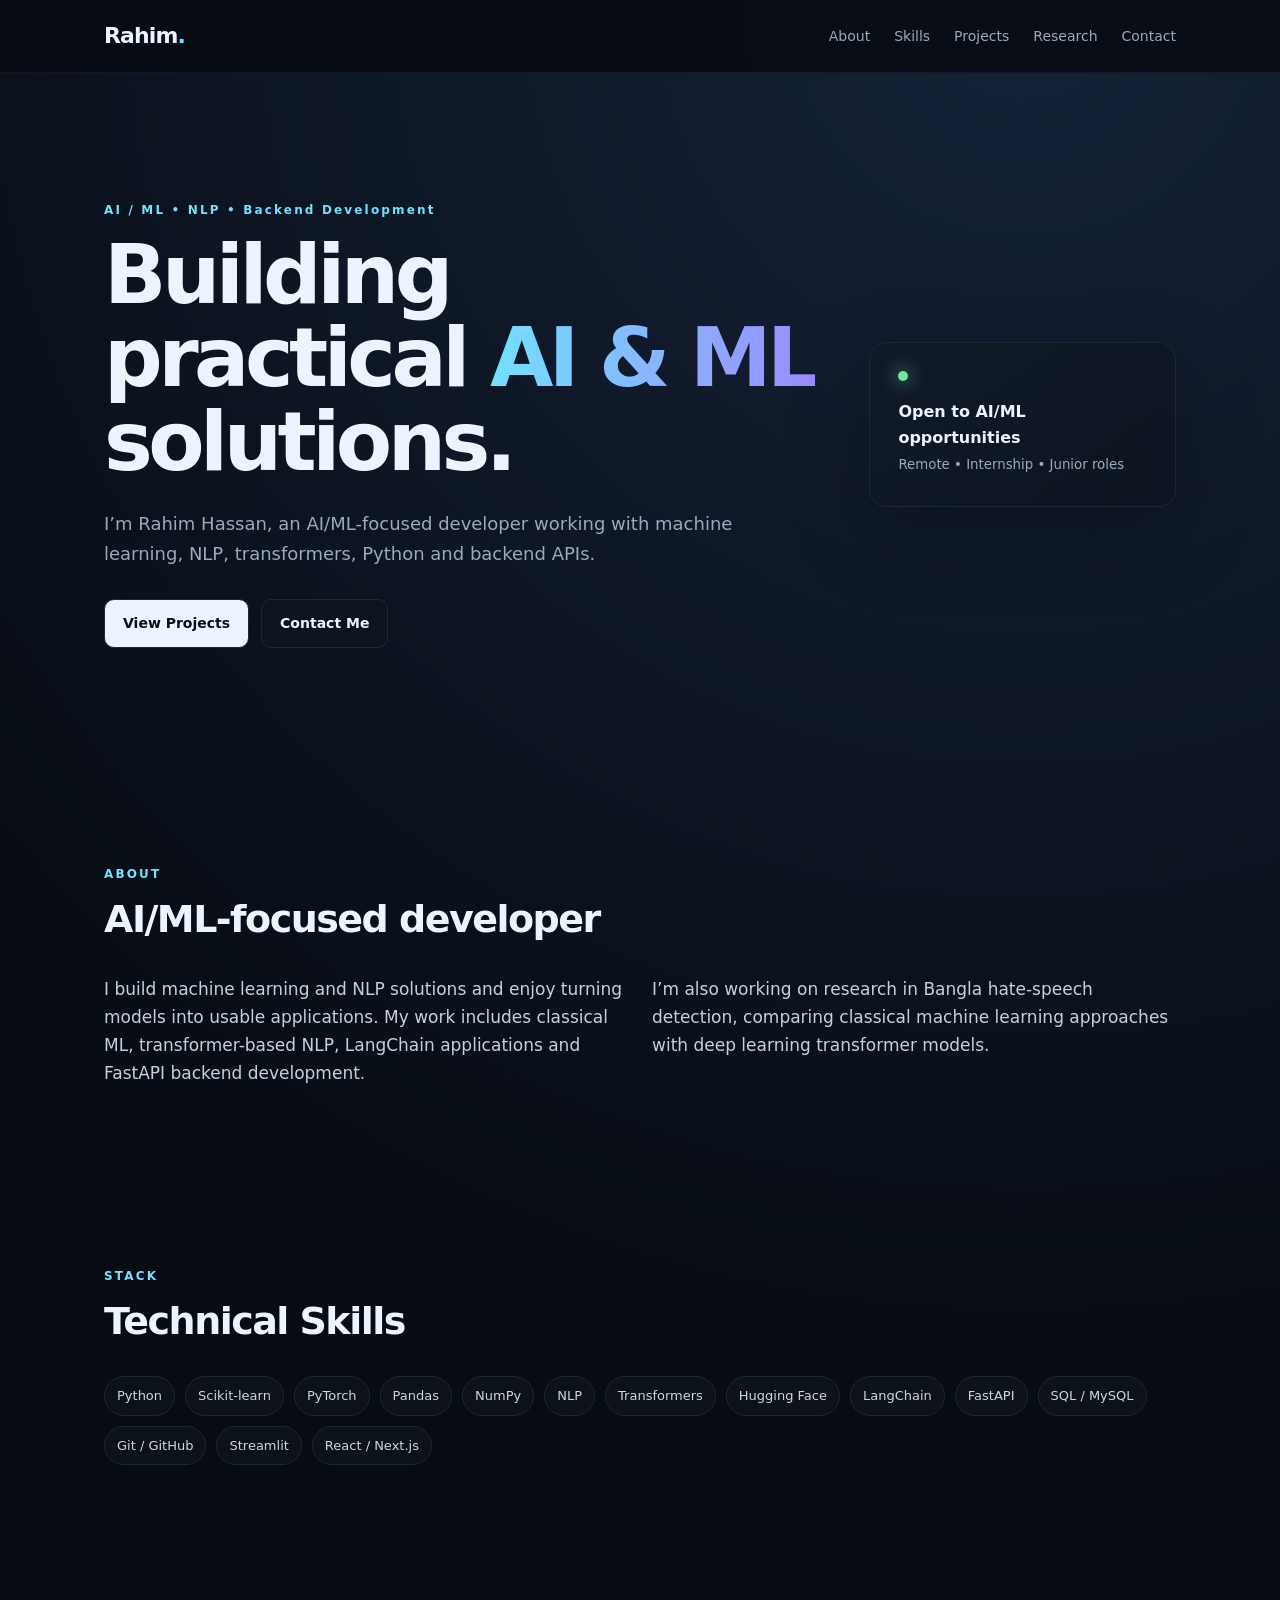
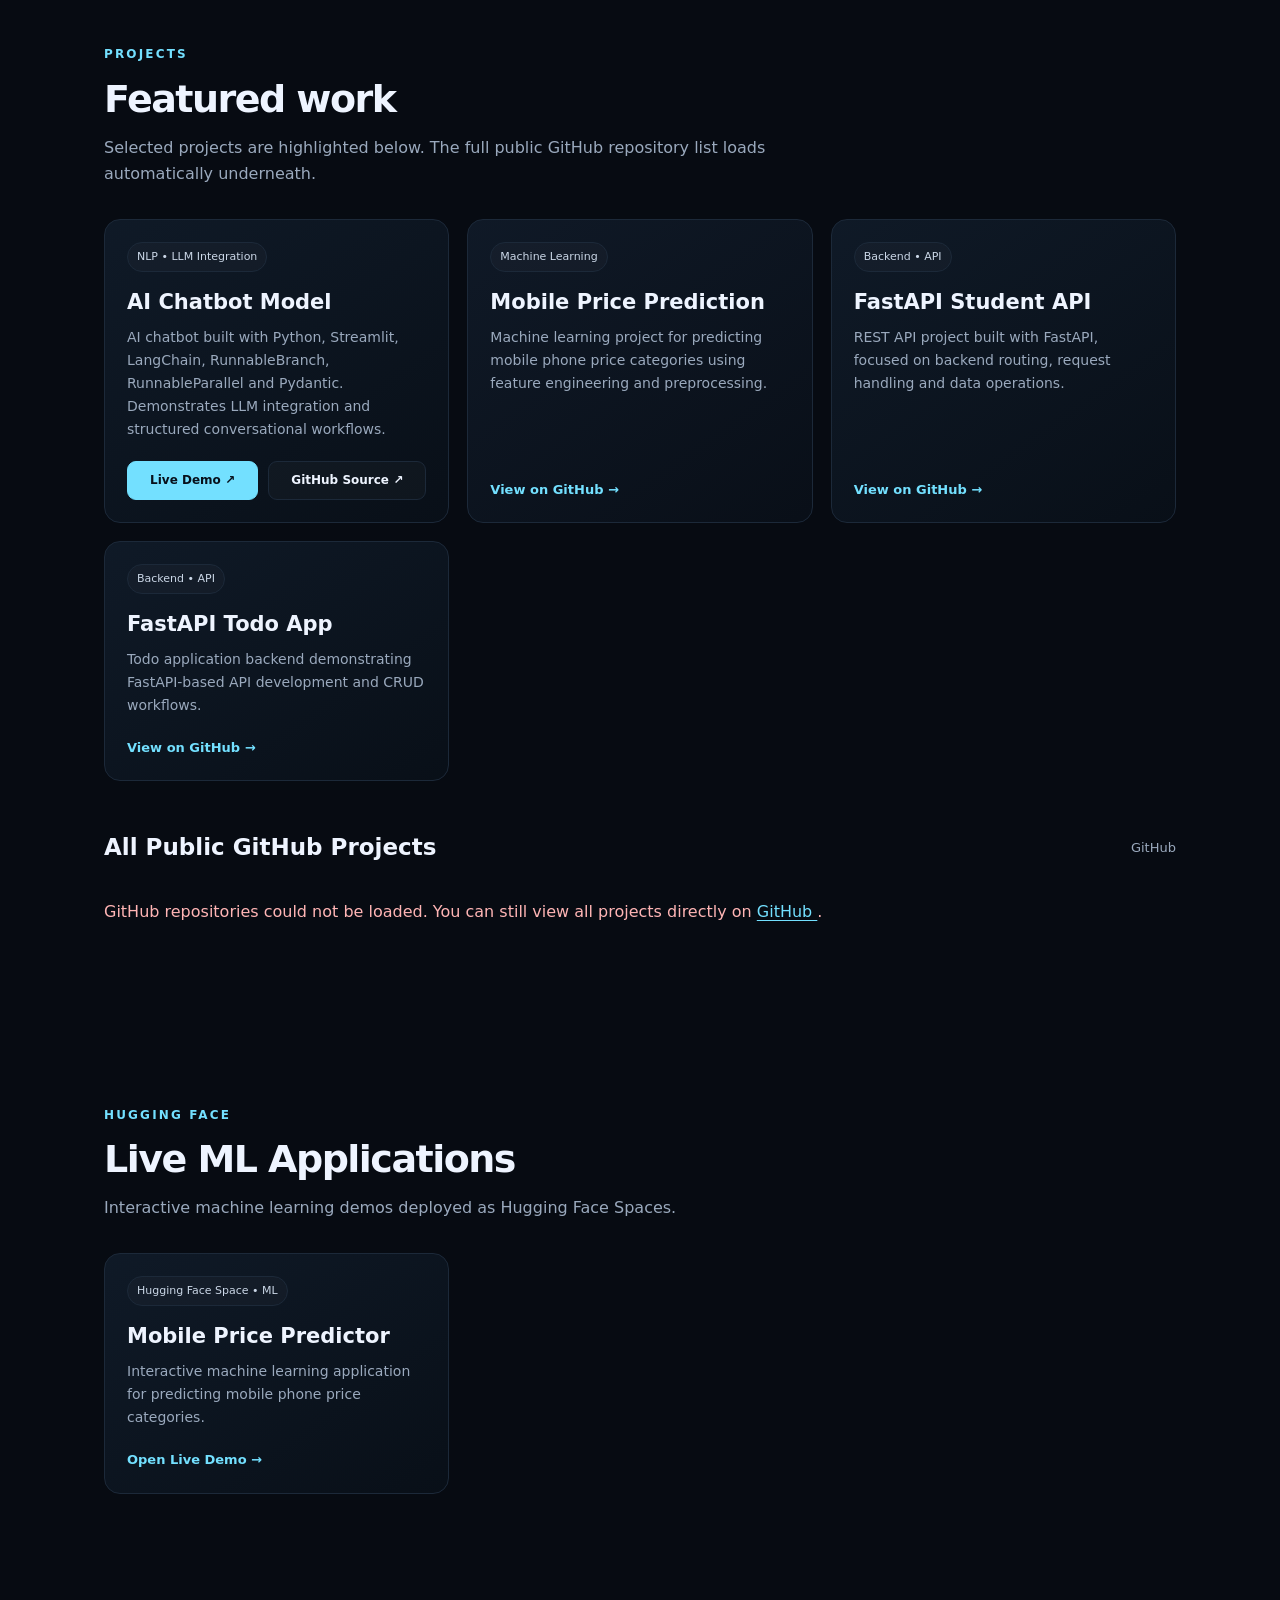
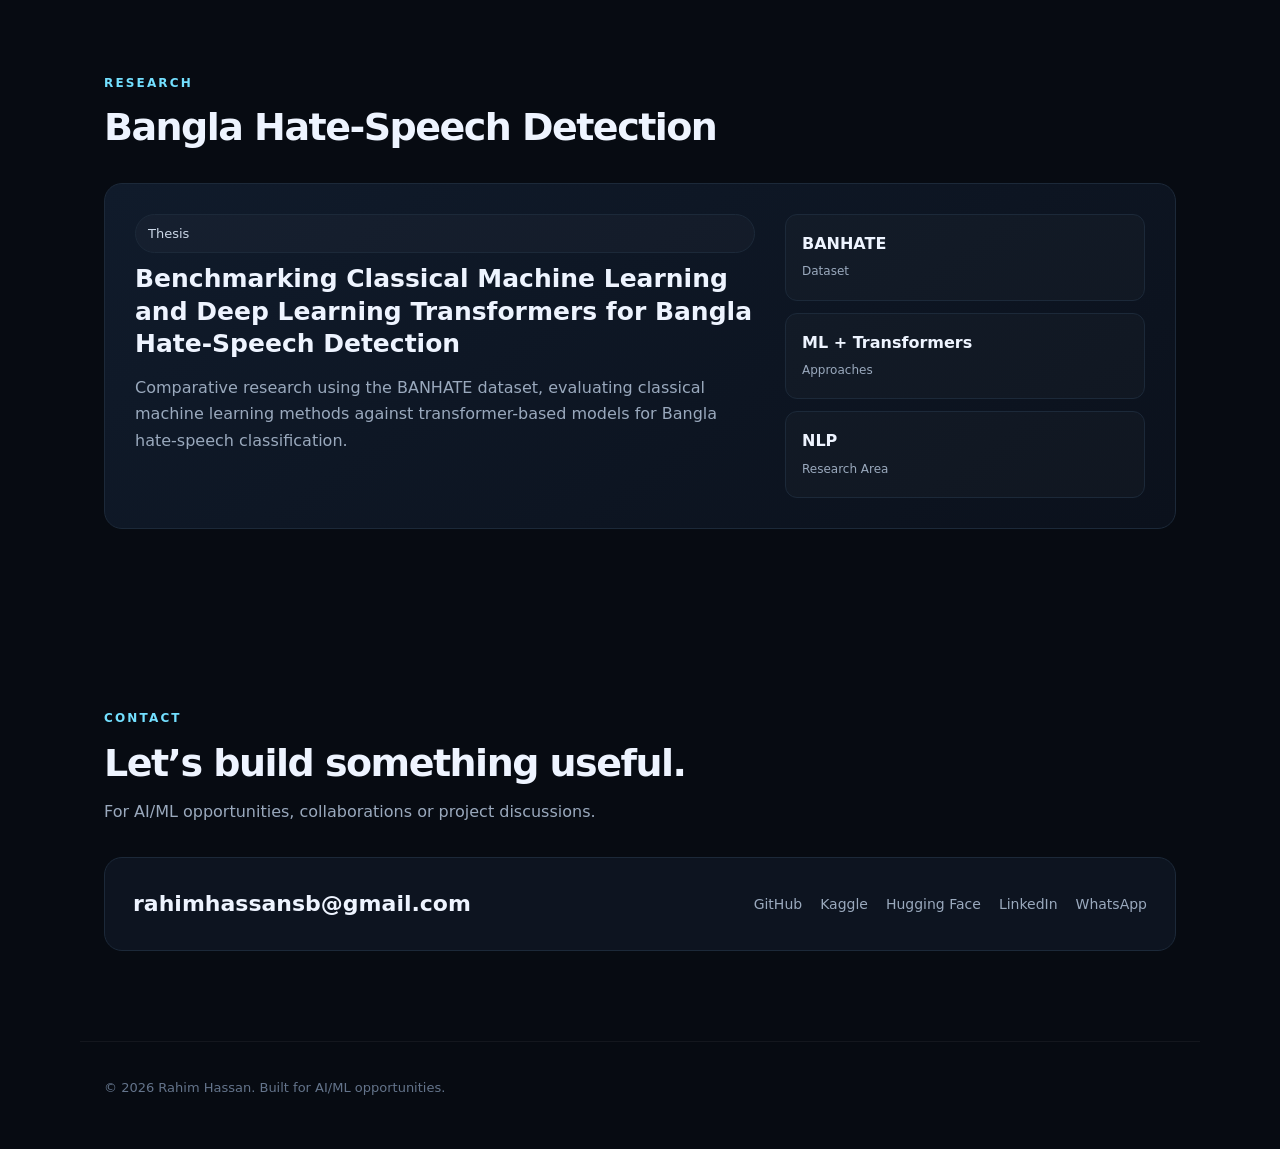
<file: index.html>
<!DOCTYPE html>
<html lang="en">
<head>
  <meta charset="UTF-8" />
  <meta name="viewport" content="width=device-width, initial-scale=1.0" />
  <meta name="description" content="MD Rahim Hassan Sarniabath — AI/ML portfolio, projects, research and backend development." />
  <title>Rahim Hassan | AI/ML Portfolio</title>
  <link rel="stylesheet" href="style.css" />
</head>

<body>
  <nav class="nav">
    <div class="nav-inner">
      <a class="brand" href="#home">Rahim<span>.</span></a>

      <div class="nav-links">
        <a href="#about">About</a>
        <a href="#skills">Skills</a>
        <a href="#projects">Projects</a>
        <a href="#research">Research</a>
        <a href="#contact">Contact</a>
      </div>
    </div>
  </nav>

  <main>
    <!-- HERO -->
    <section id="home" class="hero">
      <div class="hero-content">
        <p class="eyebrow">AI / ML • NLP • Backend Development</p>

        <h1>
          Building practical <span>AI & ML</span> solutions.
        </h1>

        <p class="hero-text">
          I’m Rahim Hassan, an AI/ML-focused developer working with machine learning,
          NLP, transformers, Python and backend APIs.
        </p>

        <div class="hero-actions">
          <a class="btn primary" href="#projects">View Projects</a>
          <a class="btn secondary" href="mailto:rahimhassansb@gmail.com">
            Contact Me
          </a>
        </div>
      </div>

      <div class="hero-card">
        <div class="status-dot"></div>
        <p>Open to AI/ML opportunities</p>
        <small>Remote • Internship • Junior roles</small>
      </div>
    </section>

    <!-- ABOUT -->
    <section id="about" class="section">
      <div class="section-head">
        <p class="eyebrow">ABOUT</p>
        <h2>AI/ML-focused developer</h2>
      </div>

      <div class="about-grid">
        <p>
          I build machine learning and NLP solutions and enjoy turning models into
          usable applications. My work includes classical ML, transformer-based NLP,
          LangChain applications and FastAPI backend development.
        </p>

        <p>
          I’m also working on research in Bangla hate-speech detection, comparing
          classical machine learning approaches with deep learning transformer models.
        </p>
      </div>
    </section>

    <!-- SKILLS -->
    <section id="skills" class="section">
      <div class="section-head">
        <p class="eyebrow">STACK</p>
        <h2>Technical Skills</h2>
      </div>

      <div class="skill-grid">
        <span>Python</span>
        <span>Scikit-learn</span>
        <span>PyTorch</span>
        <span>Pandas</span>
        <span>NumPy</span>
        <span>NLP</span>
        <span>Transformers</span>
        <span>Hugging Face</span>
        <span>LangChain</span>
        <span>FastAPI</span>
        <span>SQL / MySQL</span>
        <span>Git / GitHub</span>
        <span>Streamlit</span>
        <span>React / Next.js</span>
      </div>
    </section>

    <!-- PROJECTS -->
    <section id="projects" class="section">
      <div class="section-head">
        <p class="eyebrow">PROJECTS</p>
        <h2>Featured work</h2>

        <p class="muted">
          Selected projects are highlighted below. The full public GitHub repository
          list loads automatically underneath.
        </p>
      </div>

      <div class="project-grid featured">

        <!-- AI CHATBOT -->
        <article class="project-card featured-card">
          <div class="tag">NLP • LLM Integration</div>

          <h3>AI Chatbot Model</h3>

          <p>
            AI chatbot built with Python, Streamlit, LangChain, RunnableBranch,
            RunnableParallel and Pydantic. Demonstrates LLM integration and
            structured conversational workflows.
          </p>

          <div class="project-actions">
            <a
              class="project-btn live-demo"
              href="https://achatbotmodel-txeipnmnzjznghk64gmnhj.streamlit.app/"
              target="_blank"
              rel="noopener noreferrer"
            >
              Live Demo ↗
            </a>

            <a
              class="project-btn source-code"
              href="https://github.com/phitron-rahim/A_chatbot_model"
              target="_blank"
              rel="noopener noreferrer"
            >
              GitHub Source ↗
            </a>
          </div>
        </article>

        <!-- MOBILE PRICE PREDICTION -->
        <article class="project-card featured-card">
          <div class="tag">Machine Learning</div>

          <h3>Mobile Price Prediction</h3>

          <p>
            Machine learning project for predicting mobile phone price categories
            using feature engineering and preprocessing.
          </p>

          <a
            href="https://github.com/phitron-rahim/mobile-price-prediction"
            target="_blank"
            rel="noopener noreferrer"
          >
            View on GitHub →
          </a>
        </article>

        <!-- FASTAPI STUDENT API -->
        <article class="project-card featured-card">
          <div class="tag">Backend • API</div>

          <h3>FastAPI Student API</h3>

          <p>
            REST API project built with FastAPI, focused on backend routing,
            request handling and data operations.
          </p>

          <a
            href="https://github.com/phitron-rahim/fastapi-student-api"
            target="_blank"
            rel="noopener noreferrer"
          >
            View on GitHub →
          </a>
        </article>

        <!-- FASTAPI TODO APP -->
        <article class="project-card featured-card">
          <div class="tag">Backend • API</div>

          <h3>FastAPI Todo App</h3>

          <p>
            Todo application backend demonstrating FastAPI-based API development
            and CRUD workflows.
          </p>

          <a
            href="https://github.com/phitron-rahim/fastApi-todoapp"
            target="_blank"
            rel="noopener noreferrer"
          >
            View on GitHub →
          </a>
        </article>

      </div>

      <!-- ALL GITHUB PROJECTS -->
      <div class="all-projects-head">
        <h3>All Public GitHub Projects</h3>
        <span id="repo-count" class="repo-count">Loading…</span>
      </div>

      <div id="github-projects" class="project-grid">
        <div class="loading">
          Loading public repositories from GitHub…
        </div>
      </div>

      <p id="github-error" class="error hidden">
        GitHub repositories could not be loaded.
        You can still view all projects directly on
        <a
          href="https://github.com/phitron-rahim?tab=repositories"
          target="_blank"
          rel="noopener noreferrer"
        >
          GitHub
        </a>.
      </p>
    </section>

    <!-- HUGGING FACE -->
    <section id="huggingface" class="section">
      <div class="section-head">
        <p class="eyebrow">HUGGING FACE</p>
        <h2>Live ML Applications</h2>

        <p class="muted">
          Interactive machine learning demos deployed as Hugging Face Spaces.
        </p>
      </div>

      <div class="project-grid">
        <article class="project-card">
          <div class="tag">Hugging Face Space • ML</div>

          <h3>Mobile Price Predictor</h3>

          <p>
            Interactive machine learning application for predicting
            mobile phone price categories.
          </p>

          <a
            href="https://huggingface.co/spaces/rahimHassan09/Mobile-Price-Predictor"
            target="_blank"
            rel="noopener noreferrer"
          >
            Open Live Demo →
          </a>
        </article>
      </div>
    </section>

    <!-- RESEARCH -->
    <section id="research" class="section research">
      <div class="section-head">
        <p class="eyebrow">RESEARCH</p>
        <h2>Bangla Hate-Speech Detection</h2>
      </div>

      <div class="research-card">
        <div>
          <div class="tag">Thesis</div>

          <h3>
            Benchmarking Classical Machine Learning and Deep Learning
            Transformers for Bangla Hate-Speech Detection
          </h3>

          <p>
            Comparative research using the BANHATE dataset, evaluating classical
            machine learning methods against transformer-based models for
            Bangla hate-speech classification.
          </p>
        </div>

        <div class="research-stats">
          <div>
            <strong>BANHATE</strong>
            <span>Dataset</span>
          </div>

          <div>
            <strong>ML + Transformers</strong>
            <span>Approaches</span>
          </div>

          <div>
            <strong>NLP</strong>
            <span>Research Area</span>
          </div>
        </div>
      </div>
    </section>

    <!-- CONTACT -->
    <section id="contact" class="section contact">
      <div class="section-head">
        <p class="eyebrow">CONTACT</p>
        <h2>Let’s build something useful.</h2>

        <p class="muted">
          For AI/ML opportunities, collaborations or project discussions.
        </p>
      </div>

      <div class="contact-card">
        <a
          class="email"
          href="mailto:rahimhassansb@gmail.com"
        >
          rahimhassansb@gmail.com
        </a>

        <div class="socials">
          <a
            href="https://github.com/phitron-rahim"
            target="_blank"
            rel="noopener noreferrer"
          >
            GitHub
          </a>

          <a
            href="https://www.kaggle.com/rahimhassan"
            target="_blank"
            rel="noopener noreferrer"
          >
            Kaggle
          </a>

          <a
            href="https://huggingface.co/rahimHassan09"
            target="_blank"
            rel="noopener noreferrer"
          >
            Hugging Face
          </a>

          <a
            href="https://www.linkedin.com/in/md-rahim-hassan-sarniabath-0b07aa440/"
            target="_blank"
            rel="noopener noreferrer"
          >
            LinkedIn
          </a>

          <a
            href="https://wa.me/8801303346833"
            target="_blank"
            rel="noopener noreferrer"
          >
            WhatsApp
          </a>
        </div>
      </div>
    </section>
  </main>

  <!-- FOOTER -->
  <footer>
    <p>© 2026 Rahim Hassan. Built for AI/ML opportunities.</p>
  </footer>

  <script src="script.js"></script>
</body>
</html>
</file>
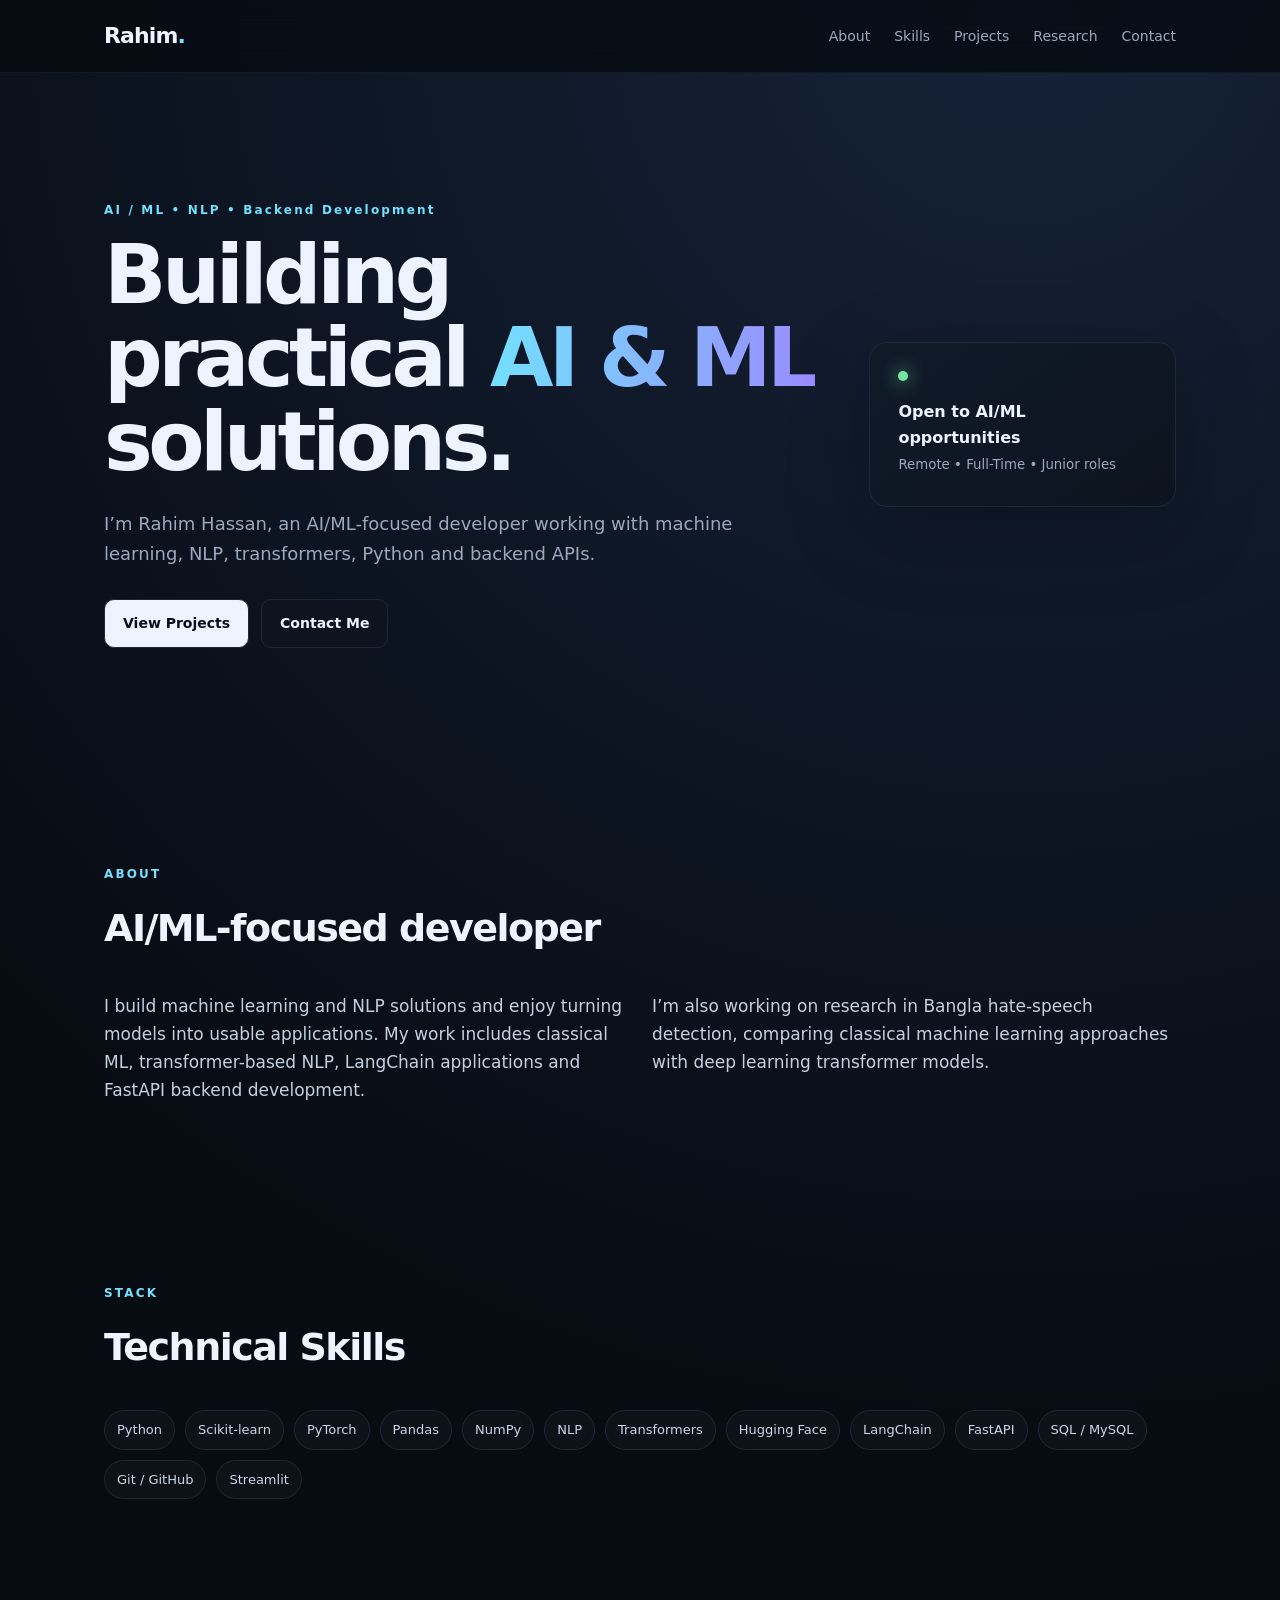
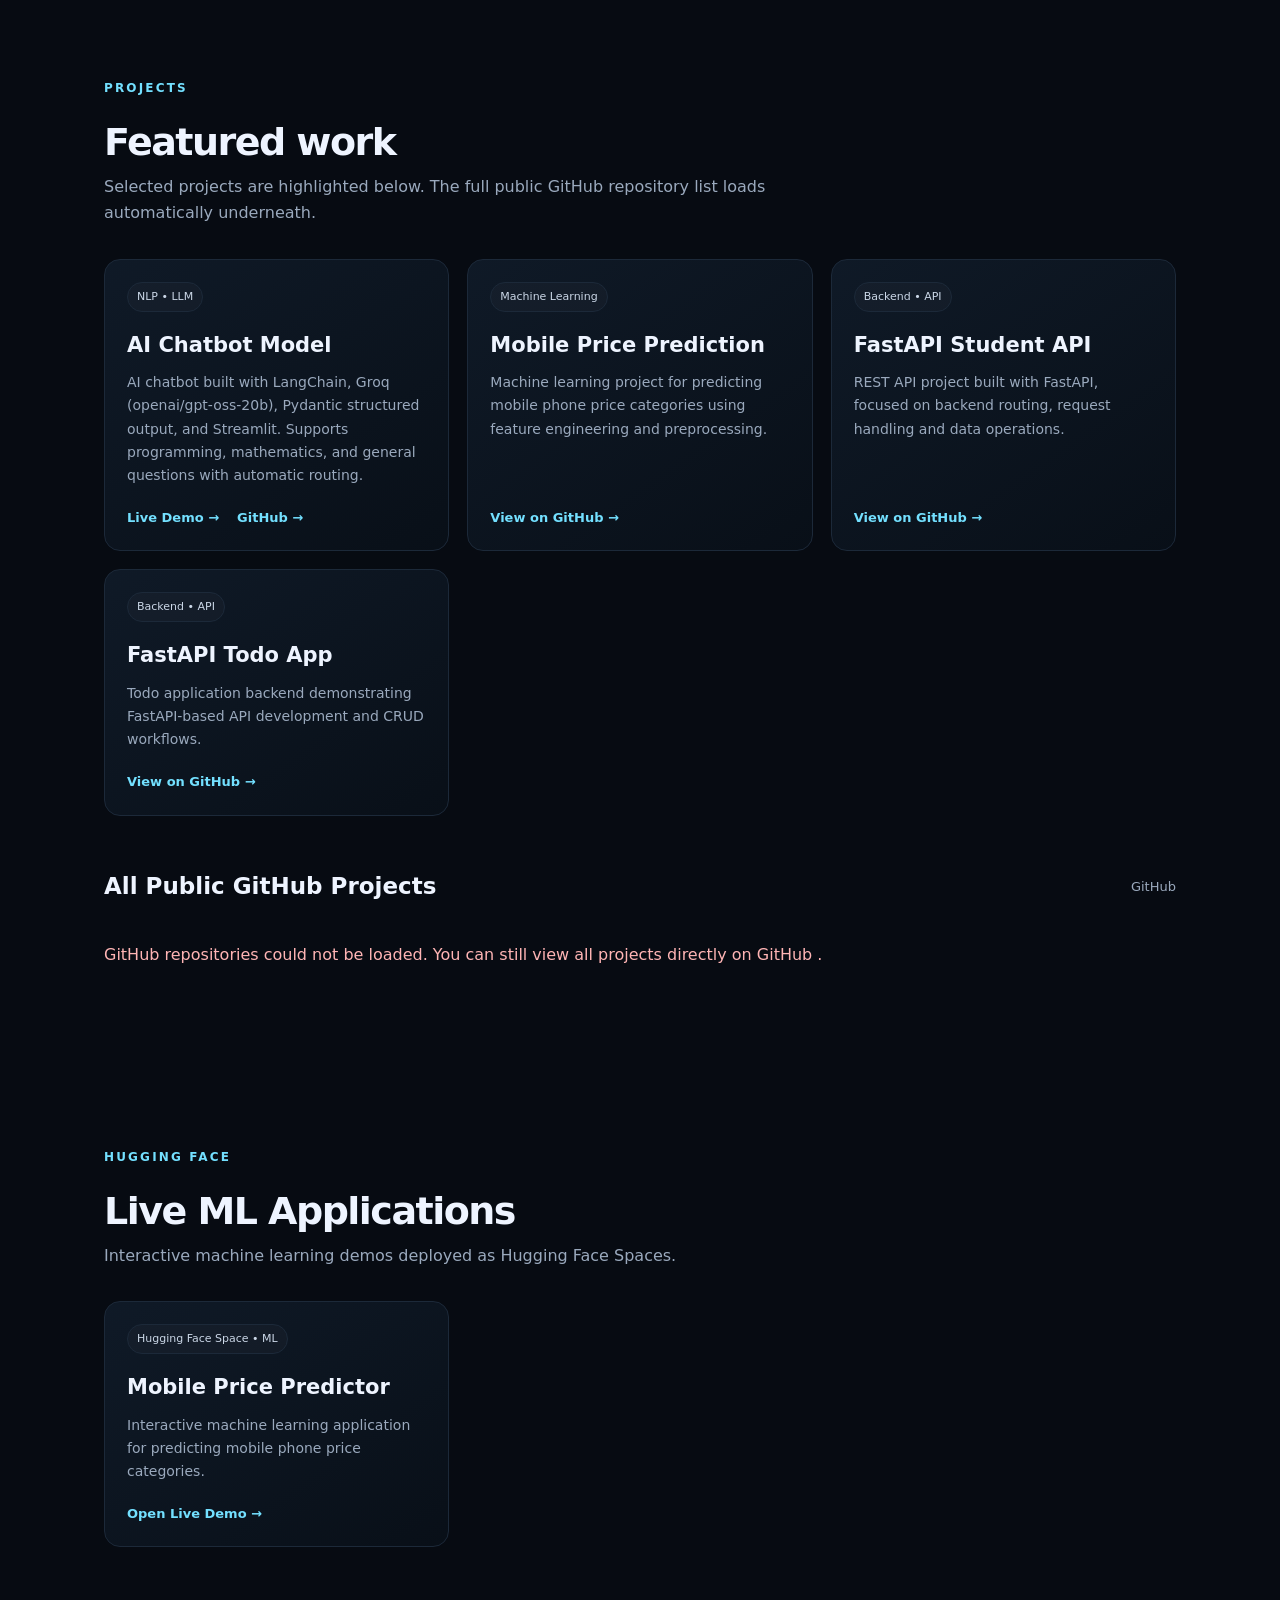
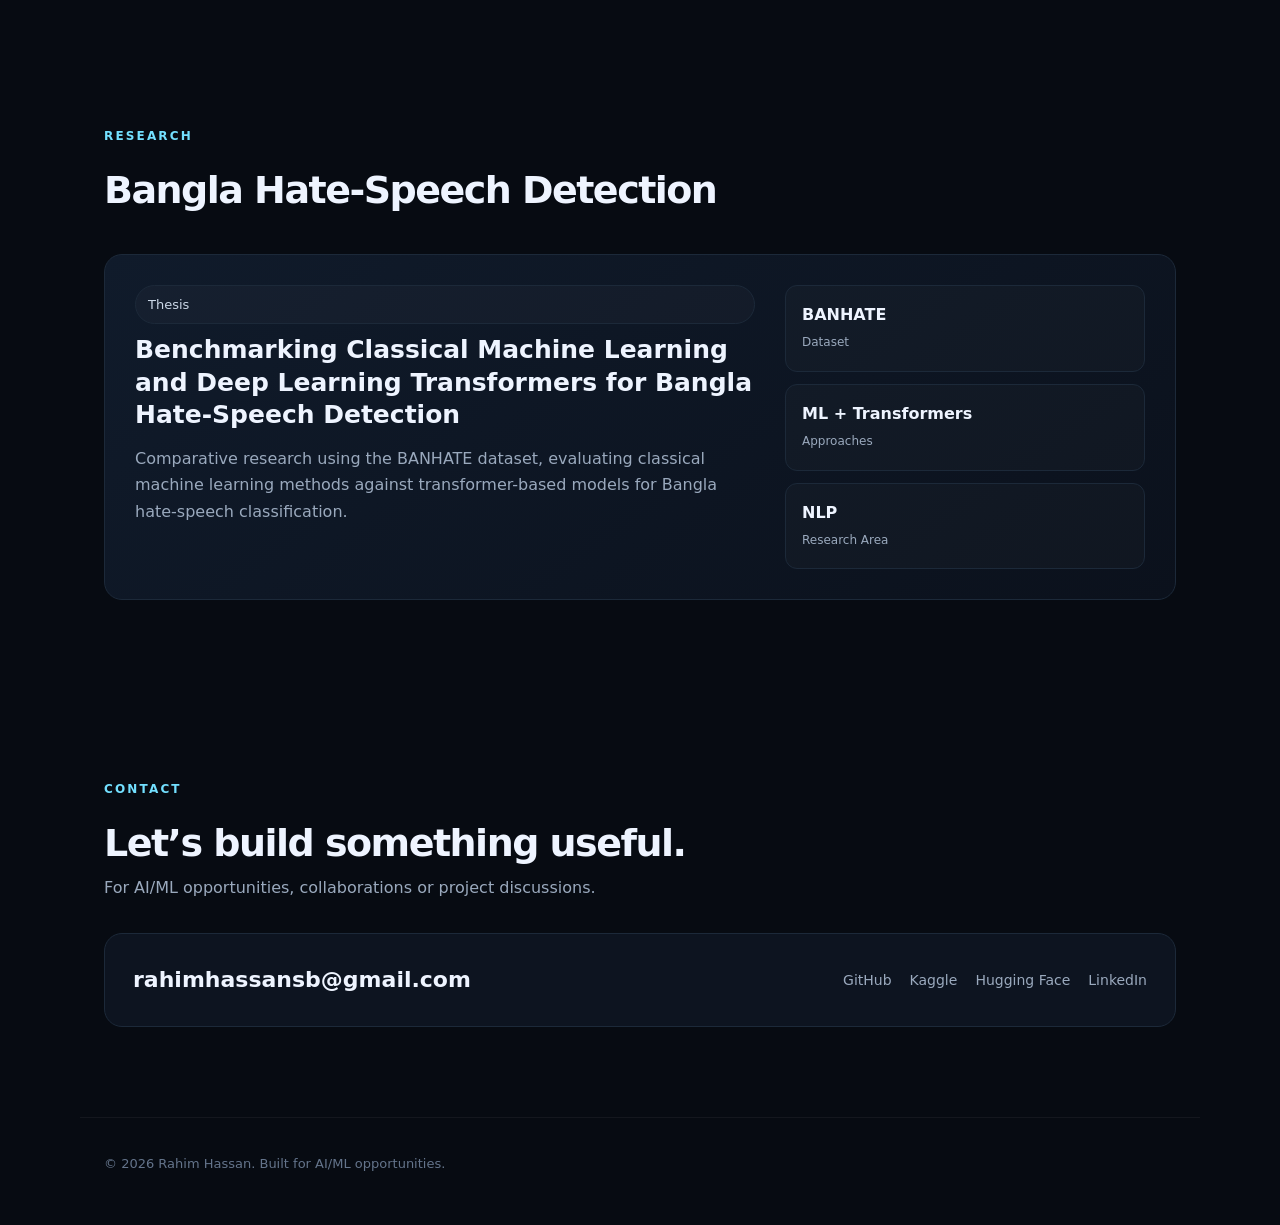
<file: rahim-ai-ml-portfolio-main/index.html>
<!DOCTYPE html>
<html lang="en">

<head>
  <meta charset="UTF-8" />
  <meta name="viewport" content="width=device-width, initial-scale=1.0" />

  <meta
    name="description"
    content="MD Rahim Hassan Sarniabath — AI/ML portfolio, projects, research and backend development."
  />

  <title>Rahim Hassan | AI/ML Portfolio</title>

  <link rel="stylesheet" href="style.css" />
</head>

<body>

  <!-- NAVIGATION -->
  <nav class="nav">
    <div class="nav-inner">

      <a class="brand" href="#home">
        Rahim<span>.</span>
      </a>

      <div class="nav-links">
        <a href="#about">About</a>
        <a href="#skills">Skills</a>
        <a href="#projects">Projects</a>
        <a href="#research">Research</a>
        <a href="#contact">Contact</a>
      </div>

    </div>
  </nav>


  <main>

    <!-- HERO -->
    <section id="home" class="hero">

      <div class="hero-content">

        <p class="eyebrow">
          AI / ML • NLP • Backend Development
        </p>

        <h1>
          Building practical <span>AI & ML</span> solutions.
        </h1>

        <p class="hero-text">
          I’m Rahim Hassan, an AI/ML-focused developer working with
          machine learning, NLP, transformers, Python and backend APIs.
        </p>

        <div class="hero-actions">

          <a class="btn primary" href="#projects">
            View Projects
          </a>

          <a
            class="btn secondary"
            href="mailto:rahimhassansb@gmail.com"
          >
            Contact Me
          </a>

        </div>

      </div>


      <div class="hero-card">

        <div class="status-dot"></div>

        <p>Open to AI/ML opportunities</p>

        <small>
          Remote • Full-Time • Junior roles
        </small>

      </div>

    </section>


    <!-- ABOUT -->
    <section id="about" class="section">

      <div class="section-head">

        <p class="eyebrow">
          ABOUT
        </p>

        <h2>
          AI/ML-focused developer
        </h2>

      </div>


      <div class="about-grid">

        <p>
          I build machine learning and NLP solutions and enjoy turning
          models into usable applications. My work includes classical ML,
          transformer-based NLP, LangChain applications and FastAPI
          backend development.
        </p>

        <p>
          I’m also working on research in Bangla hate-speech detection,
          comparing classical machine learning approaches with deep
          learning transformer models.
        </p>

      </div>

    </section>


    <!-- SKILLS -->
    <section id="skills" class="section">

      <div class="section-head">

        <p class="eyebrow">
          STACK
        </p>

        <h2>
          Technical Skills
        </h2>

      </div>


      <div class="skill-grid">

        <span>Python</span>
        <span>Scikit-learn</span>
        <span>PyTorch</span>
        <span>Pandas</span>
        <span>NumPy</span>
        <span>NLP</span>
        <span>Transformers</span>
        <span>Hugging Face</span>
        <span>LangChain</span>
        <span>FastAPI</span>
        <span>SQL / MySQL</span>
        <span>Git / GitHub</span>
        <span>Streamlit</span>

      </div>

    </section>


    <!-- PROJECTS -->
    <section id="projects" class="section">

      <div class="section-head">

        <p class="eyebrow">
          PROJECTS
        </p>

        <h2>
          Featured work
        </h2>

        <p class="muted">
          Selected projects are highlighted below. The full public
          GitHub repository list loads automatically underneath.
        </p>

      </div>


      <div class="project-grid featured">


        <!-- AI CHATBOT -->
        <article class="project-card featured-card">

          <div class="tag">
            NLP • LLM
          </div>

          <h3>
            AI Chatbot Model
          </h3>

          <p>
            AI chatbot built with LangChain, Groq
            (openai/gpt-oss-20b), Pydantic structured output,
            and Streamlit. Supports programming, mathematics,
            and general questions with automatic routing.
          </p>

          <div class="project-links">

            <a
              href="https://achatbotmodel-txeipmnnzjznghk64gmnhj.streamlit.app"
              target="_blank"
              rel="noopener"
            >
              Live Demo →
            </a>

            <a
              href="https://github.com/phitron-rahim/A_chatbot_model"
              target="_blank"
              rel="noopener"
            >
              GitHub →
            </a>

          </div>

        </article>


        <!-- MOBILE PRICE PREDICTION -->
        <article class="project-card featured-card">

          <div class="tag">
            Machine Learning
          </div>

          <h3>
            Mobile Price Prediction
          </h3>

          <p>
            Machine learning project for predicting mobile phone
            price categories using feature engineering and
            preprocessing.
          </p>

          <a
            href="https://github.com/phitron-rahim/mobile-price-prediction"
            target="_blank"
            rel="noopener"
          >
            View on GitHub →
          </a>

        </article>


        <!-- FASTAPI STUDENT API -->
        <article class="project-card featured-card">

          <div class="tag">
            Backend • API
          </div>

          <h3>
            FastAPI Student API
          </h3>

          <p>
            REST API project built with FastAPI, focused on backend
            routing, request handling and data operations.
          </p>

          <a
            href="https://github.com/phitron-rahim/fastapi-student-api"
            target="_blank"
            rel="noopener"
          >
            View on GitHub →
          </a>

        </article>


        <!-- FASTAPI TODO APP -->
        <article class="project-card featured-card">

          <div class="tag">
            Backend • API
          </div>

          <h3>
            FastAPI Todo App
          </h3>

          <p>
            Todo application backend demonstrating FastAPI-based
            API development and CRUD workflows.
          </p>

          <a
            href="https://github.com/phitron-rahim/fastApi-todoapp"
            target="_blank"
            rel="noopener"
          >
            View on GitHub →
          </a>

        </article>


      </div>


      <!-- ALL GITHUB PROJECTS -->
      <div class="all-projects-head">

        <h3>
          All Public GitHub Projects
        </h3>

        <span id="repo-count" class="repo-count">
          Loading…
        </span>

      </div>


      <div id="github-projects" class="project-grid">

        <div class="loading">
          Loading public repositories from GitHub…
        </div>

      </div>


      <p id="github-error" class="error hidden">

        GitHub repositories could not be loaded.

        You can still view all projects directly on

        <a
          href="https://github.com/phitron-rahim?tab=repositories"
          target="_blank"
          rel="noopener"
        >
          GitHub
        </a>.

      </p>

    </section>


    <!-- HUGGING FACE -->
    <section id="huggingface" class="section">

      <div class="section-head">

        <p class="eyebrow">
          HUGGING FACE
        </p>

        <h2>
          Live ML Applications
        </h2>

        <p class="muted">
          Interactive machine learning demos deployed as
          Hugging Face Spaces.
        </p>

      </div>


      <div class="project-grid">


        <!-- MOBILE PRICE PREDICTOR -->
        <article class="project-card">

          <div class="tag">
            Hugging Face Space • ML
          </div>

          <h3>
            Mobile Price Predictor
          </h3>

          <p>
            Interactive machine learning application for predicting
            mobile phone price categories.
          </p>

          <a
            href="https://huggingface.co/spaces/rahimHassan09/Mobile-Price-Predictor"
            target="_blank"
            rel="noopener"
          >
            Open Live Demo →
          </a>

        </article>


      </div>

    </section>


    <!-- RESEARCH -->
    <section id="research" class="section research">

      <div class="section-head">

        <p class="eyebrow">
          RESEARCH
        </p>

        <h2>
          Bangla Hate-Speech Detection
        </h2>

      </div>


      <div class="research-card">

        <div>

          <div class="tag">
            Thesis
          </div>

          <h3>
            Benchmarking Classical Machine Learning and Deep Learning
            Transformers for Bangla Hate-Speech Detection
          </h3>

          <p>
            Comparative research using the BANHATE dataset,
            evaluating classical machine learning methods against
            transformer-based models for Bangla hate-speech
            classification.
          </p>

        </div>


        <div class="research-stats">

          <div>
            <strong>BANHATE</strong>
            <span>Dataset</span>
          </div>

          <div>
            <strong>ML + Transformers</strong>
            <span>Approaches</span>
          </div>

          <div>
            <strong>NLP</strong>
            <span>Research Area</span>
          </div>

        </div>

      </div>

    </section>


    <!-- CONTACT -->
    <section id="contact" class="section contact">

      <div class="section-head">

        <p class="eyebrow">
          CONTACT
        </p>

        <h2>
          Let’s build something useful.
        </h2>

        <p class="muted">
          For AI/ML opportunities, collaborations or project discussions.
        </p>

      </div>


      <div class="contact-card">

        <a
          class="email"
          href="mailto:rahimhassansb@gmail.com"
        >
          rahimhassansb@gmail.com
        </a>


        <div class="socials">

          <a
            href="https://github.com/phitron-rahim"
            target="_blank"
            rel="noopener"
          >
            GitHub
          </a>

          <a
            href="https://www.kaggle.com/rahimhassan"
            target="_blank"
            rel="noopener"
          >
            Kaggle
          </a>

          <a
            href="https://huggingface.co/rahimHassan09"
            target="_blank"
            rel="noopener"
          >
            Hugging Face
          </a>

          <a
            href="https://www.linkedin.com/in/md-rahim-hassan-sarniabath-0b07aa440/"
            target="_blank"
            rel="noopener"
          >
            LinkedIn
          </a>

        </div>

      </div>

    </section>

  </main>


  <!-- FOOTER -->
  <footer>

    <p>
      © 2026 Rahim Hassan. Built for AI/ML opportunities.
    </p>

  </footer>


  <script src="script.js"></script>

</body>

</html>
</file>
<file: style.css>
* {
  box-sizing: border-box;
  margin: 0;
  padding: 0;
}

:root {
  --bg: #070b12;
  --panel: #0d1420;
  --panel2: #101a28;
  --text: #eef4ff;
  --muted: #9aa9bd;
  --line: #1c2939;
  --accent: #73e0ff;
  --accent2: #9a8cff;
  --success: #71e6a1;
}

html {
  scroll-behavior: smooth;
  scroll-padding-top: 90px;
}

body {
  font-family: Inter, ui-sans-serif, system-ui, -apple-system,
    BlinkMacSystemFont, "Segoe UI", sans-serif;
  background:
    radial-gradient(circle at 80% 0%, #152238 0, transparent 32%),
    var(--bg);
  color: var(--text);
  line-height: 1.65;
}

a {
  color: inherit;
  text-decoration: none;
}

a:focus-visible {
  outline: 2px solid var(--accent);
  outline-offset: 4px;
  border-radius: 5px;
}

/* NAVIGATION */
.nav {
  position: sticky;
  top: 0;
  z-index: 10;
  background: rgba(7, 11, 18, 0.86);
  backdrop-filter: blur(16px);
  -webkit-backdrop-filter: blur(16px);
  border-bottom: 1px solid rgba(255, 255, 255, 0.05);
}

.nav-inner {
  max-width: 1120px;
  margin: auto;
  padding: 18px 24px;
  display: flex;
  justify-content: space-between;
  align-items: center;
  gap: 24px;
}

.brand {
  font-size: 22px;
  font-weight: 800;
  letter-spacing: -0.04em;
  white-space: nowrap;
}

.brand span {
  color: var(--accent);
}

.nav-links {
  display: flex;
  gap: 24px;
  font-size: 14px;
  color: var(--muted);
}

.nav-links a:hover {
  color: var(--accent);
}

/* MAIN LAYOUT */
main {
  max-width: 1120px;
  margin: auto;
  padding: 0 24px;
}

.section {
  padding: 90px 0;
}

.section-head {
  margin-bottom: 32px;
}

.eyebrow {
  color: var(--accent);
  font-size: 12px;
  font-weight: 800;
  letter-spacing: 0.18em;
  margin-bottom: 12px;
}

.section h2 {
  font-size: 38px;
  line-height: 1.2;
  letter-spacing: -0.04em;
}

.muted {
  color: var(--muted);
  max-width: 750px;
  margin-top: 12px;
}

/* HERO */
.hero {
  min-height: 78vh;
  display: grid;
  grid-template-columns: 1.4fr 0.6fr;
  gap: 50px;
  align-items: center;
  padding: 90px 0;
}

.hero h1 {
  font-size: clamp(48px, 7vw, 82px);
  line-height: 1.02;
  letter-spacing: -0.055em;
  max-width: 820px;
}

.hero h1 span {
  background: linear-gradient(90deg, var(--accent), var(--accent2));
  -webkit-background-clip: text;
  background-clip: text;
  color: transparent;
}

.hero-text {
  max-width: 680px;
  color: var(--muted);
  font-size: 18px;
  margin: 26px 0 30px;
}

.hero-actions {
  display: flex;
  gap: 12px;
  flex-wrap: wrap;
}

.btn {
  display: inline-flex;
  justify-content: center;
  align-items: center;
  padding: 12px 18px;
  border-radius: 10px;
  border: 1px solid var(--line);
  font-weight: 700;
  font-size: 14px;
  transition: transform 0.2s ease, border-color 0.2s ease;
}

.btn:hover {
  transform: translateY(-2px);
}

.primary {
  background: var(--text);
  color: #07101b;
}

.primary:hover {
  background: var(--accent);
}

.secondary {
  background: var(--panel);
  color: var(--text);
}

.secondary:hover {
  border-color: var(--accent);
}

.hero-card {
  background: linear-gradient(145deg, var(--panel2), var(--panel));
  border: 1px solid var(--line);
  border-radius: 18px;
  padding: 28px;
  box-shadow: 0 25px 80px rgba(0, 0, 0, 0.25);
}

.hero-card p {
  font-weight: 800;
}

.hero-card small {
  color: var(--muted);
}

.status-dot {
  width: 10px;
  height: 10px;
  border-radius: 50%;
  background: var(--success);
  box-shadow: 0 0 18px var(--success);
  margin-bottom: 18px;
}

/* ABOUT */
.about-grid {
  display: grid;
  grid-template-columns: 1fr 1fr;
  gap: 24px;
  color: #c5d0df;
  font-size: 17px;
}

/* SKILLS */
.skill-grid {
  display: flex;
  gap: 10px;
  flex-wrap: wrap;
}

.skill-grid span,
.tag {
  border: 1px solid var(--line);
  background: rgba(255, 255, 255, 0.025);
  padding: 8px 12px;
  border-radius: 999px;
  font-size: 13px;
  color: #cbd7e7;
}

.skill-grid span {
  transition: border-color 0.2s ease, background 0.2s ease;
}

.skill-grid span:hover {
  border-color: rgba(115, 224, 255, 0.5);
  background: rgba(115, 224, 255, 0.06);
}

/* PROJECTS */
.project-grid {
  display: grid;
  grid-template-columns: repeat(3, minmax(0, 1fr));
  gap: 18px;
}

.featured {
  margin-bottom: 52px;
}

.project-card {
  min-width: 0;
  background: linear-gradient(
    145deg,
    rgba(16, 26, 40, 0.95),
    rgba(9, 15, 24, 0.95)
  );
  border: 1px solid var(--line);
  border-radius: 16px;
  padding: 22px;
  display: flex;
  flex-direction: column;
  min-height: 210px;
  transition: transform 0.22s ease, border-color 0.22s ease;
}

.project-card:hover {
  transform: translateY(-4px);
  border-color: rgba(115, 224, 255, 0.38);
  box-shadow: 0 18px 38px rgba(0, 0, 0, 0.2);
}

.featured-card {
  min-height: 235px;
}

.project-card .tag {
  width: max-content;
  max-width: 100%;
  padding: 5px 9px;
  font-size: 11px;
  margin-bottom: 16px;
}

.project-card h3 {
  font-size: 21px;
  line-height: 1.35;
  margin-bottom: 9px;
  overflow-wrap: anywhere;
}

.project-card p {
  color: var(--muted);
  font-size: 14px;
}

.project-card > a {
  margin-top: auto;
  padding-top: 20px;
  color: var(--accent);
  font-weight: 700;
  font-size: 13px;
}

.project-card > a:hover {
  color: var(--text);
}

/* AI CHATBOT BUTTONS */
.project-actions {
  display: flex;
  align-items: stretch;
  flex-wrap: wrap;
  gap: 10px;
  margin-top: auto;
  padding-top: 20px;
}

.project-card .project-actions a {
  flex: 1 1 auto;
  display: inline-flex;
  align-items: center;
  justify-content: center;
  margin-top: 0;
  padding: 10px 13px;
  border: 1px solid var(--line);
  border-radius: 9px;
  font-size: 12px;
  font-weight: 750;
  line-height: 1.4;
  text-align: center;
  white-space: nowrap;
  transition: transform 0.2s ease, border-color 0.2s ease,
    background 0.2s ease;
}

.project-card .project-actions a:hover {
  transform: translateY(-2px);
  border-color: var(--accent);
}

.project-card .project-actions .live-demo {
  background: var(--accent);
  color: #07101b;
  border-color: var(--accent);
}

.project-card .project-actions .live-demo:hover {
  background: #a1edff;
  color: #07101b;
}

.project-card .project-actions .source-code {
  background: rgba(255, 255, 255, 0.025);
  color: var(--text);
}

.project-card .project-actions .source-code:hover {
  background: rgba(115, 224, 255, 0.08);
}

/* ALL GITHUB REPOSITORIES */
.all-projects-head {
  display: flex;
  justify-content: space-between;
  align-items: center;
  gap: 16px;
  margin: 10px 0 18px;
}

.all-projects-head h3 {
  font-size: 23px;
  line-height: 1.3;
}

.repo-count {
  color: var(--muted);
  font-size: 13px;
  text-align: right;
}

.loading {
  grid-column: 1 / -1;
  color: var(--muted);
  padding: 30px;
  border: 1px dashed var(--line);
  border-radius: 14px;
  text-align: center;
}

.error {
  margin-top: 18px;
  color: #ffb5b5;
}

.error a {
  color: var(--accent);
  text-decoration: underline;
  text-underline-offset: 3px;
}

.hidden {
  display: none !important;
}

/* RESEARCH */
.research-card {
  display: grid;
  grid-template-columns: minmax(0, 1fr) 360px;
  gap: 30px;
  background: linear-gradient(145deg, #101b2b, #0b111c);
  border: 1px solid var(--line);
  border-radius: 18px;
  padding: 30px;
}

.research-card h3 {
  font-size: 25px;
  line-height: 1.3;
  margin: 10px 0 14px;
}

.research-card p {
  color: var(--muted);
}

.research-stats {
  display: grid;
  grid-template-columns: 1fr;
  gap: 12px;
}

.research-stats div {
  border: 1px solid var(--line);
  border-radius: 12px;
  padding: 16px;
  background: rgba(255, 255, 255, 0.02);
}

.research-stats strong {
  display: block;
}

.research-stats span {
  font-size: 12px;
  color: var(--muted);
}

/* CONTACT */
.contact-card {
  border: 1px solid var(--line);
  border-radius: 18px;
  padding: 28px;
  display: flex;
  justify-content: space-between;
  align-items: center;
  gap: 24px;
  background: var(--panel);
}

.email {
  font-size: 22px;
  font-weight: 800;
  overflow-wrap: anywhere;
}

.email:hover {
  color: var(--accent);
}

.socials {
  display: flex;
  flex-wrap: wrap;
  gap: 14px 18px;
  color: var(--muted);
  font-size: 14px;
}

.socials a:hover {
  color: var(--accent);
}

/* FOOTER */
footer {
  max-width: 1120px;
  margin: auto;
  padding: 35px 24px 50px;
  color: #64748b;
  font-size: 13px;
  border-top: 1px solid rgba(255, 255, 255, 0.05);
}

/* TABLET */
@media (max-width: 850px) {
  .hero {
    grid-template-columns: 1fr;
    gap: 32px;
    padding: 70px 0;
  }

  .hero-card {
    max-width: 480px;
  }

  .about-grid,
  .research-card {
    grid-template-columns: 1fr;
  }

  .research-stats {
    grid-template-columns: repeat(3, minmax(0, 1fr));
  }

  .project-grid {
    grid-template-columns: repeat(2, minmax(0, 1fr));
  }

  .contact-card {
    flex-direction: column;
    align-items: flex-start;
  }

  .nav-links {
    gap: 16px;
  }
}

/* MOBILE */
@media (max-width: 560px) {
  main {
    padding: 0 18px;
  }

  .nav-inner {
    padding: 16px 18px;
  }

  .nav-links {
    display: none;
  }

  .hero {
    min-height: auto;
    padding: 64px 0;
  }

  .hero h1 {
    font-size: clamp(42px, 12vw, 52px);
  }

  .hero-text {
    font-size: 16px;
    margin: 22px 0 26px;
  }

  .section {
    padding: 65px 0;
  }

  .section h2 {
    font-size: 31px;
  }

  .about-grid {
    font-size: 16px;
  }

  .project-grid {
    grid-template-columns: 1fr;
  }

  .project-card,
  .featured-card {
    min-height: 0;
  }

  .project-actions {
    gap: 8px;
  }

  .project-card .project-actions a {
    flex: 1 1 120px;
    white-space: normal;
  }

  .all-projects-head {
    align-items: flex-start;
    flex-direction: column;
    gap: 6px;
  }

  .repo-count {
    text-align: left;
  }

  .research-card {
    padding: 22px;
  }

  .research-card h3 {
    font-size: 22px;
  }

  .research-stats {
    grid-template-columns: 1fr;
  }

  .contact-card {
    padding: 22px;
  }

  .email {
    font-size: 18px;
  }

  .socials {
    gap: 12px 16px;
  }

  footer {
    padding: 28px 18px 40px;
  }
}

/* ACCESSIBILITY */
@media (prefers-reduced-motion: reduce) {
  html {
    scroll-behavior: auto;
  }

  *,
  *::before,
  *::after {
    transition-duration: 0.01ms !important;
    animation-duration: 0.01ms !important;
    animation-iteration-count: 1 !important;
  }
}
</file>
<file: rahim-ai-ml-portfolio-main/style.css>
* {
  box-sizing: border-box;
  margin: 0;
  padding: 0;
}

:root {
  --bg: #070b12;
  --panel: #0d1420;
  --panel2: #101a28;
  --text: #eef4ff;
  --muted: #9aa9bd;
  --line: #1c2939;
  --accent: #73e0ff;
  --accent2: #9a8cff;
}

html {
  scroll-behavior: smooth;
}

body {
  font-family:
    Inter,
    ui-sans-serif,
    system-ui,
    -apple-system,
    BlinkMacSystemFont,
    "Segoe UI",
    sans-serif;

  background:
    radial-gradient(
      circle at 80% 0%,
      #152238 0,
      transparent 32%
    ),
    var(--bg);

  color: var(--text);
  line-height: 1.65;
}

a {
  color: inherit;
  text-decoration: none;
}


/* --------------------------------------------------
   NAVIGATION
-------------------------------------------------- */

.nav {
  position: sticky;
  top: 0;
  z-index: 10;

  background: rgba(7, 11, 18, 0.82);
  backdrop-filter: blur(16px);

  border-bottom: 1px solid rgba(255, 255, 255, 0.05);
}

.nav-inner {
  max-width: 1120px;
  margin: auto;
  padding: 18px 24px;

  display: flex;
  justify-content: space-between;
  align-items: center;
}

.brand {
  font-size: 22px;
  font-weight: 800;
  letter-spacing: -0.04em;
}

.brand span {
  color: var(--accent);
}

.nav-links {
  display: flex;
  gap: 24px;

  font-size: 14px;
  color: var(--muted);
}

.nav-links a:hover {
  color: var(--text);
}


/* --------------------------------------------------
   MAIN
-------------------------------------------------- */

main {
  max-width: 1120px;
  margin: auto;
  padding: 0 24px;
}


/* --------------------------------------------------
   HERO
-------------------------------------------------- */

.hero {
  min-height: 78vh;

  display: grid;
  grid-template-columns: 1.4fr 0.6fr;

  gap: 50px;
  align-items: center;

  padding: 90px 0;
}

.eyebrow {
  color: var(--accent);

  font-size: 12px;
  font-weight: 800;

  letter-spacing: 0.18em;

  margin-bottom: 12px;
}

.hero h1 {
  font-size: clamp(48px, 7vw, 82px);

  line-height: 1.02;
  letter-spacing: -0.055em;

  max-width: 820px;
}

.hero h1 span {
  background:
    linear-gradient(
      90deg,
      var(--accent),
      var(--accent2)
    );

  -webkit-background-clip: text;
  background-clip: text;

  color: transparent;
}

.hero-text {
  max-width: 680px;

  color: var(--muted);

  font-size: 18px;

  margin: 26px 0 30px;
}

.hero-actions {
  display: flex;
  gap: 12px;
  flex-wrap: wrap;
}

.btn {
  padding: 12px 18px;

  border-radius: 10px;

  border: 1px solid var(--line);

  font-weight: 700;
  font-size: 14px;
}

.primary {
  background: var(--text);
  color: #07101b;
}

.secondary {
  background: var(--panel);
  color: var(--text);
}

.hero-card {
  background:
    linear-gradient(
      145deg,
      var(--panel2),
      var(--panel)
    );

  border: 1px solid var(--line);

  border-radius: 18px;

  padding: 28px;

  box-shadow:
    0 25px 80px rgba(0, 0, 0, 0.25);
}

.hero-card p {
  font-weight: 800;
}

.hero-card small {
  color: var(--muted);
}

.status-dot {
  width: 10px;
  height: 10px;

  border-radius: 50%;

  background: #71e6a1;

  box-shadow:
    0 0 18px #71e6a1;

  margin-bottom: 18px;
}


/* --------------------------------------------------
   SECTIONS
-------------------------------------------------- */

.section {
  padding: 90px 0;
}

.section-head {
  margin-bottom: 32px;
}

.section h2 {
  font-size: 38px;
  letter-spacing: -0.04em;
}

.muted {
  color: var(--muted);
  max-width: 750px;
}


/* --------------------------------------------------
   ABOUT
-------------------------------------------------- */

.about-grid {
  display: grid;

  grid-template-columns: 1fr 1fr;

  gap: 24px;

  color: #c5d0df;

  font-size: 17px;
}


/* --------------------------------------------------
   SKILLS
-------------------------------------------------- */

.skill-grid {
  display: flex;

  gap: 10px;

  flex-wrap: wrap;
}

.skill-grid span,
.tag {
  border: 1px solid var(--line);

  background: rgba(255, 255, 255, 0.025);

  padding: 8px 12px;

  border-radius: 999px;

  font-size: 13px;

  color: #cbd7e7;
}


/* --------------------------------------------------
   PROJECTS
-------------------------------------------------- */

.project-grid {
  display: grid;

  grid-template-columns:
    repeat(3, 1fr);

  gap: 18px;
}

.featured {
  margin-bottom: 52px;
}

.project-card {
  background:
    linear-gradient(
      145deg,
      rgba(16, 26, 40, 0.95),
      rgba(9, 15, 24, 0.95)
    );

  border: 1px solid var(--line);

  border-radius: 16px;

  padding: 22px;

  display: flex;
  flex-direction: column;

  min-height: 210px;
}

.featured-card {
  min-height: 235px;
}

.project-card .tag {
  width: max-content;

  padding: 5px 9px;

  font-size: 11px;

  margin-bottom: 16px;
}

.project-card h3 {
  font-size: 21px;

  margin-bottom: 9px;
}

.project-card p {
  color: var(--muted);

  font-size: 14px;
}


/* --------------------------------------------------
   PROJECT LINKS
-------------------------------------------------- */

.project-card a {
  margin-top: auto;

  padding-top: 20px;

  color: var(--accent);

  font-weight: 700;

  font-size: 13px;
}

.project-links {
  margin-top: auto;

  padding-top: 20px;

  display: flex;

  gap: 18px;
}

.project-links a {
  margin-top: 0;

  padding-top: 0;
}

.project-links a:hover,
.project-card > a:hover {
  color: var(--text);
}


/* --------------------------------------------------
   ALL GITHUB PROJECTS
-------------------------------------------------- */

.all-projects-head {
  display: flex;

  justify-content: space-between;

  align-items: center;

  margin: 10px 0 18px;
}

.all-projects-head h3 {
  font-size: 23px;
}

.repo-count {
  color: var(--muted);

  font-size: 13px;
}

.loading {
  grid-column: 1 / -1;

  color: var(--muted);

  padding: 30px;

  border: 1px dashed var(--line);

  border-radius: 14px;

  text-align: center;
}

.error {
  margin-top: 18px;

  color: #ffb5b5;
}

.hidden {
  display: none;
}


/* --------------------------------------------------
   RESEARCH
-------------------------------------------------- */

.research-card {
  display: grid;

  grid-template-columns:
    1fr 360px;

  gap: 30px;

  background:
    linear-gradient(
      145deg,
      #101b2b,
      #0b111c
    );

  border: 1px solid var(--line);

  border-radius: 18px;

  padding: 30px;
}

.research-card h3 {
  font-size: 25px;

  line-height: 1.3;

  margin: 10px 0 14px;
}

.research-card p {
  color: var(--muted);
}

.research-stats {
  display: grid;

  grid-template-columns: 1fr;

  gap: 12px;
}

.research-stats div {
  border: 1px solid var(--line);

  border-radius: 12px;

  padding: 16px;

  background: rgba(255, 255, 255, 0.02);
}

.research-stats strong {
  display: block;
}

.research-stats span {
  font-size: 12px;

  color: var(--muted);
}


/* --------------------------------------------------
   CONTACT
-------------------------------------------------- */

.contact-card {
  border: 1px solid var(--line);

  border-radius: 18px;

  padding: 28px;

  display: flex;

  justify-content: space-between;

  align-items: center;

  gap: 20px;

  background: var(--panel);
}

.email {
  font-size: 22px;

  font-weight: 800;
}

.socials {
  display: flex;

  gap: 18px;

  color: var(--muted);

  font-size: 14px;
}

.socials a:hover {
  color: var(--accent);
}


/* --------------------------------------------------
   FOOTER
-------------------------------------------------- */

footer {
  max-width: 1120px;

  margin: auto;

  padding: 35px 24px 50px;

  color: #64748b;

  font-size: 13px;

  border-top: 1px solid rgba(255, 255, 255, 0.05);
}


/* --------------------------------------------------
   TABLET
-------------------------------------------------- */

@media (max-width: 850px) {

  .hero {
    grid-template-columns: 1fr;

    padding: 70px 0;
  }

  .about-grid,
  .research-card {
    grid-template-columns: 1fr;
  }

  .project-grid {
    grid-template-columns: 1fr 1fr;
  }

  .contact-card {
    flex-direction: column;

    align-items: flex-start;
  }

  .nav-links {
    display: none;
  }
}


/* --------------------------------------------------
   MOBILE
-------------------------------------------------- */

@media (max-width: 560px) {

  main {
    padding: 0 18px;
  }

  .nav-inner {
    padding: 16px 18px;
  }

  .hero h1 {
    font-size: 48px;
  }

  .project-grid {
    grid-template-columns: 1fr;
  }

  .section {
    padding: 65px 0;
  }

  .email {
    font-size: 18px;
  }

  .project-links {
    gap: 14px;

    flex-wrap: wrap;
  }

}
</file>
